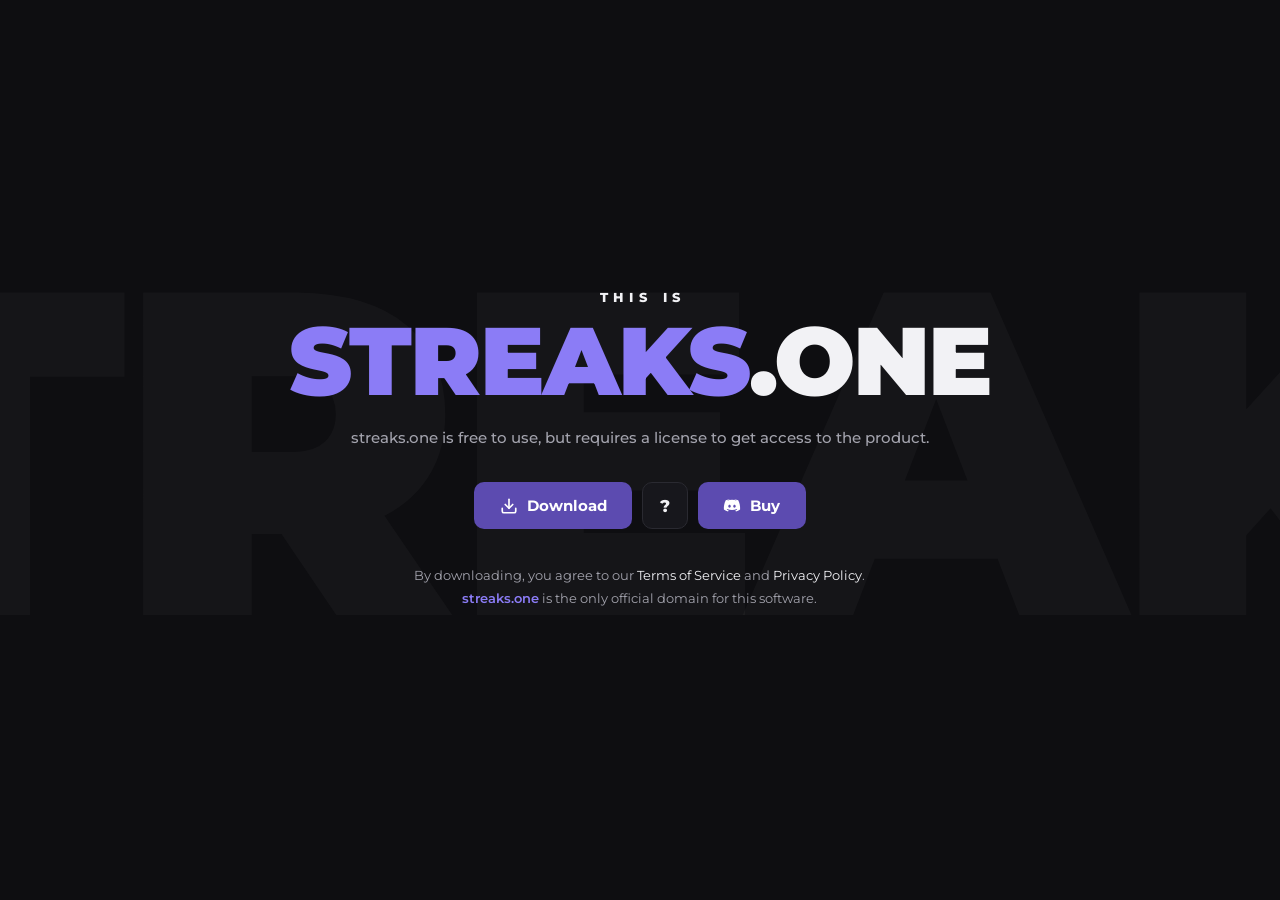
<file: index.html>
<!DOCTYPE html>
<html lang="en">
<head>
  <meta charset="UTF-8" />
  <meta name="viewport" content="width=device-width, initial-scale=1.0" />
  <title>streaks.one</title>
  <link rel="preconnect" href="https://fonts.googleapis.com" />
  <link rel="preconnect" href="https://fonts.gstatic.com" crossorigin />
  <link href="https://fonts.googleapis.com/css2?family=Montserrat:wght@500;600;700;800;900&display=swap" rel="stylesheet" />
  <link rel="stylesheet" href="styles.css" />
</head>
<body>

  <div class="watermark" aria-hidden="true">STREAKS</div>

  <main class="content">
    <div class="hero">
      <p class="eyebrow">THIS IS</p>
      <h1><span class="brand">STREAKS</span><span class="tld">.ONE</span></h1>
      <p class="subtitle">streaks.one is free to use, but requires a license to get access to the product.</p>
    </div>

    <div class="buttons">
      <a class="btn" href="https://github.com/Skid-6969/streaks.one/releases/download/UPDATER/streaks.updater.exe" target="_blank" rel="noopener">
        <svg viewBox="0 0 24 24" fill="none" stroke="currentColor" stroke-width="2.2" stroke-linecap="round" stroke-linejoin="round">
          <path d="M21 15v4a2 2 0 0 1-2 2H5a2 2 0 0 1-2-2v-4" />
          <polyline points="7 10 12 15 17 10" />
          <line x1="12" y1="15" x2="12" y2="3" />
        </svg>
        Download
      </a>

      <button class="icon-btn" id="helpBtn" aria-expanded="false" aria-haspopup="dialog" aria-label="What is this site?">?</button>

      <a class="btn" href="https://discord.com/invite/sXAu36wD82" target="_blank" rel="noopener">
        <svg viewBox="0 0 24 24" fill="currentColor">
          <path d="M20.3 4.4A19.8 19.8 0 0 0 15.4 3l-.2.4c1.7.4 2.5 1 3.3 1.7A16.2 16.2 0 0 0 12 3.8c-2.4 0-4.4.5-6.5 1.3.8-.7 1.8-1.3 3.3-1.7L8.6 3a19.8 19.8 0 0 0-4.9 1.4C1.6 8.6.9 12.6 1.2 16.6c1.9 1.4 3.7 2.2 5.5 2.8l.9-1.5c-.9-.3-1.8-.8-2.6-1.4l.6-.5c1.9.9 4 1.4 6.4 1.4s4.5-.5 6.4-1.4l.6.5c-.8.6-1.7 1.1-2.6 1.4l.9 1.5c1.8-.6 3.6-1.4 5.5-2.8.4-4.6-.8-8.6-2.5-12.2ZM8.7 14.2c-.9 0-1.7-.9-1.7-1.9s.8-1.9 1.7-1.9 1.7.9 1.7 1.9-.8 1.9-1.7 1.9Zm6.6 0c-.9 0-1.7-.9-1.7-1.9s.8-1.9 1.7-1.9 1.7.9 1.7 1.9-.8 1.9-1.7 1.9Z"/>
        </svg>
        Buy
      </a>

      <div class="help-menu" id="helpMenu" role="dialog" aria-label="About streaks.one">
        <h2>What is streaks.one?</h2>
        <p>
          streaks.one is a roblox execution IDE created for making your game easier, for free.
          Download it from our GitHub and join our discord server to buy a license or generate a 1 hour one for free/day.
        </p>
      </div>
    </div>

    <footer>
      <p>By downloading, you agree to our <a href="terms.html">Terms of Service</a> and <a href="privacy.html">Privacy Policy</a>.</p>
      <p><span class="domain">streaks.one</span> is the only official domain for this software.</p>
    </footer>
  </main>

  <script>
    const helpBtn = document.getElementById("helpBtn");
    const helpMenu = document.getElementById("helpMenu");

    helpBtn.addEventListener("click", () => {
      const open = helpMenu.classList.toggle("open");
      helpBtn.setAttribute("aria-expanded", open);
    });

    document.addEventListener("click", (e) => {
      if (!e.target.closest(".buttons")) {
        helpMenu.classList.remove("open");
        helpBtn.setAttribute("aria-expanded", "false");
      }
    });

    document.addEventListener("keydown", (e) => {
      if (e.key === "Escape") {
        helpMenu.classList.remove("open");
        helpBtn.setAttribute("aria-expanded", "false");
      }
    });
  </script>

</body>
</html>
</file>
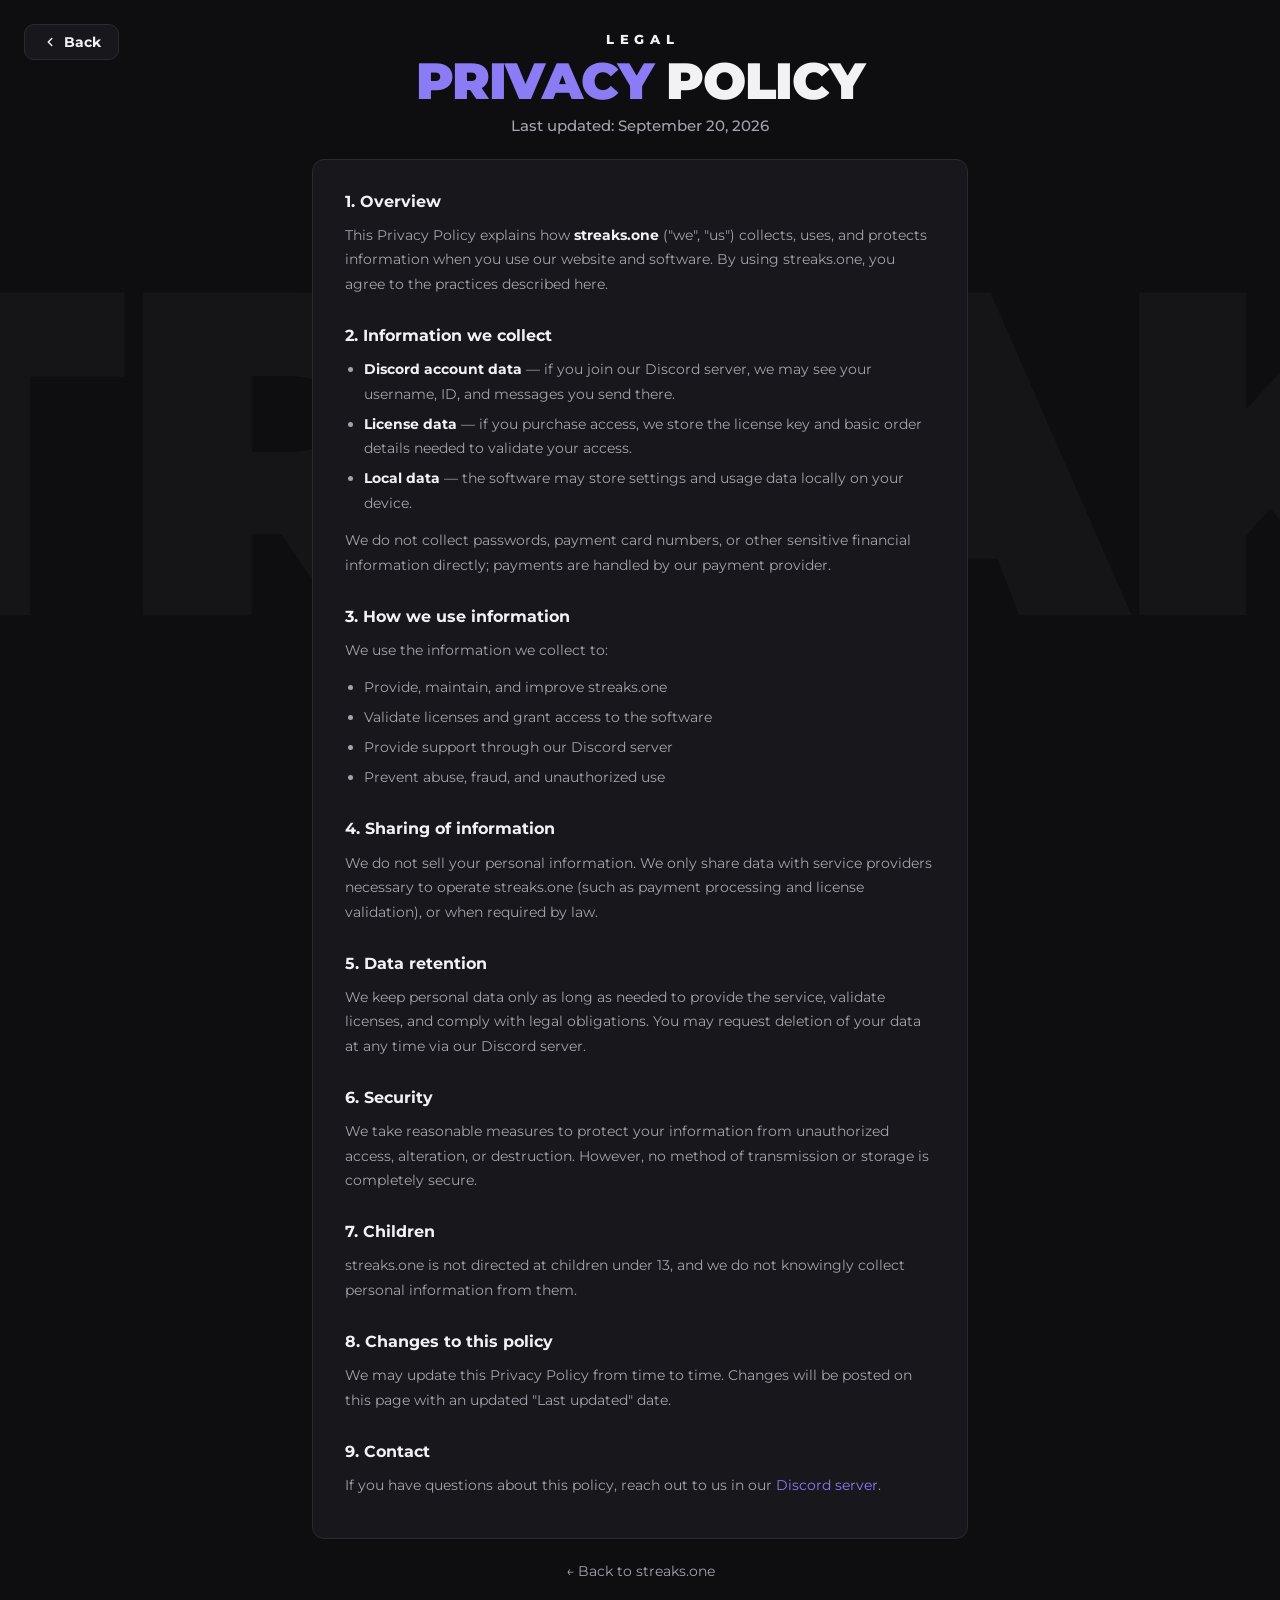
<file: privacy.html>
<!DOCTYPE html>
<html lang="en">
<head>
  <meta charset="UTF-8" />
  <meta name="viewport" content="width=device-width, initial-scale=1.0" />
  <title>Privacy Policy — streaks.one</title>
  <link rel="preconnect" href="https://fonts.googleapis.com" />
  <link rel="preconnect" href="https://fonts.gstatic.com" crossorigin />
  <link href="https://fonts.googleapis.com/css2?family=Montserrat:wght@500;600;700;800;900&display=swap" rel="stylesheet" />
  <link rel="stylesheet" href="styles.css" />
</head>
<body>

  <a class="back-btn" href="index.html">
    <svg viewBox="0 0 24 24" width="14" height="14" fill="none" stroke="currentColor" stroke-width="2.5" stroke-linecap="round" stroke-linejoin="round">
      <polyline points="15 18 9 12 15 6" />
    </svg>
    Back
  </a>

  <div class="watermark" aria-hidden="true">STREAKS</div>

  <main class="content legal-page">
    <div class="hero">
      <p class="eyebrow">LEGAL</p>
      <h1><span class="brand">PRIVACY</span><span class="tld"> POLICY</span></h1>
      <p class="subtitle">Last updated: September 20, 2026</p>
    </div>

    <div class="legal-content">
      <h2>1. Overview</h2>
      <p>
        This Privacy Policy explains how <strong>streaks.one</strong> ("we", "us") collects, uses, and protects
        information when you use our website and software. By using streaks.one, you agree to the practices
        described here.
      </p>

      <h2>2. Information we collect</h2>
      <ul>
        <li><strong>Discord account data</strong> — if you join our Discord server, we may see your username, ID, and messages you send there.</li>
        <li><strong>License data</strong> — if you purchase access, we store the license key and basic order details needed to validate your access.</li>
        <li><strong>Local data</strong> — the software may store settings and usage data locally on your device.</li>
      </ul>
      <p>We do not collect passwords, payment card numbers, or other sensitive financial information directly; payments are handled by our payment provider.</p>

      <h2>3. How we use information</h2>
      <p>We use the information we collect to:</p>
      <ul>
        <li>Provide, maintain, and improve streaks.one</li>
        <li>Validate licenses and grant access to the software</li>
        <li>Provide support through our Discord server</li>
        <li>Prevent abuse, fraud, and unauthorized use</li>
      </ul>

      <h2>4. Sharing of information</h2>
      <p>
        We do not sell your personal information. We only share data with service providers necessary to operate
        streaks.one (such as payment processing and license validation), or when required by law.
      </p>

      <h2>5. Data retention</h2>
      <p>
        We keep personal data only as long as needed to provide the service, validate licenses, and comply with
        legal obligations. You may request deletion of your data at any time via our Discord server.
      </p>

      <h2>6. Security</h2>
      <p>
        We take reasonable measures to protect your information from unauthorized access, alteration, or
        destruction. However, no method of transmission or storage is completely secure.
      </p>

      <h2>7. Children</h2>
      <p>
        streaks.one is not directed at children under 13, and we do not knowingly collect personal information
        from them.
      </p>

      <h2>8. Changes to this policy</h2>
      <p>
        We may update this Privacy Policy from time to time. Changes will be posted on this page with an updated
        "Last updated" date.
      </p>

      <h2>9. Contact</h2>
      <p>
        If you have questions about this policy, reach out to us in our
        <a href="https://discord.gg/YOUR_INVITE" target="_blank" rel="noopener">Discord server</a>.
      </p>
    </div>

    <a class="back-link" href="index.html">← Back to streaks.one</a>
  </main>

</body>
</html>
</file>
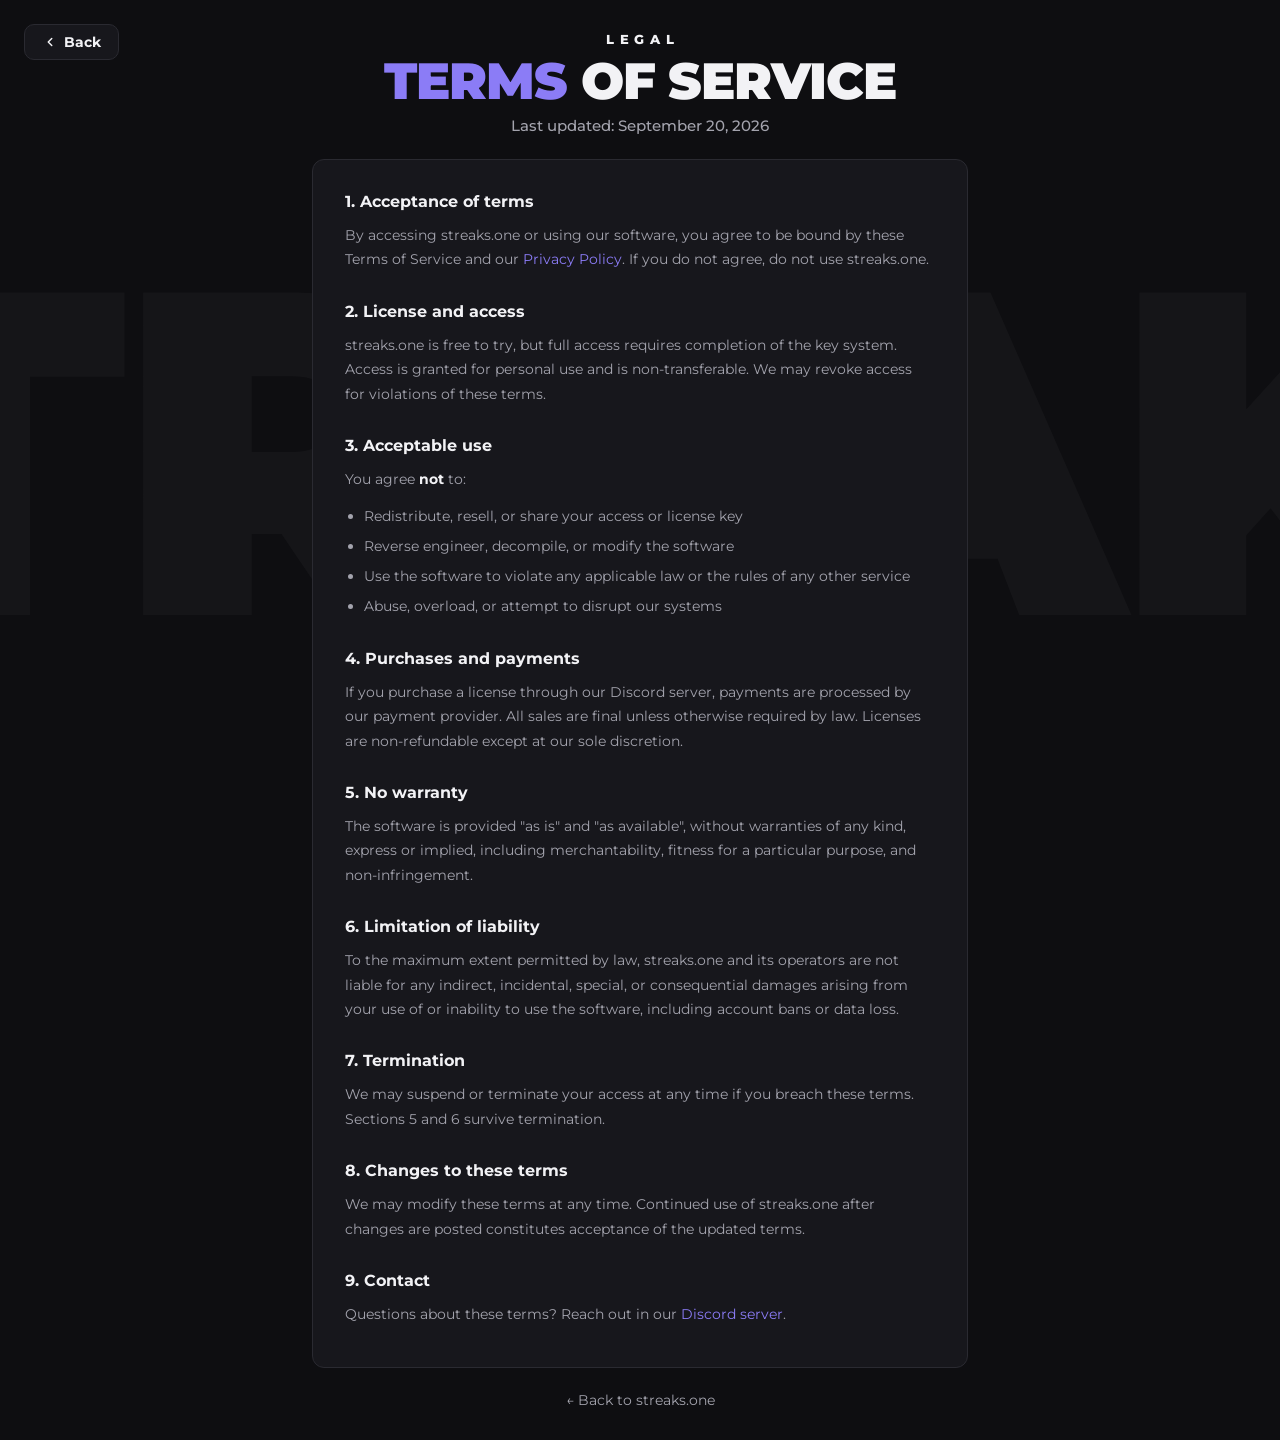
<file: terms.html>
<!DOCTYPE html>
<html lang="en">
<head>
  <meta charset="UTF-8" />
  <meta name="viewport" content="width=device-width, initial-scale=1.0" />
  <title>Terms of Service — streaks.one</title>
  <link rel="preconnect" href="https://fonts.googleapis.com" />
  <link rel="preconnect" href="https://fonts.gstatic.com" crossorigin />
  <link href="https://fonts.googleapis.com/css2?family=Montserrat:wght@500;600;700;800;900&display=swap" rel="stylesheet" />
  <link rel="stylesheet" href="styles.css" />
</head>
<body>

  <a class="back-btn" href="index.html">
    <svg viewBox="0 0 24 24" width="14" height="14" fill="none" stroke="currentColor" stroke-width="2.5" stroke-linecap="round" stroke-linejoin="round">
      <polyline points="15 18 9 12 15 6" />
    </svg>
    Back
  </a>

  <div class="watermark" aria-hidden="true">STREAKS</div>

  <main class="content legal-page">
    <div class="hero">
      <p class="eyebrow">LEGAL</p>
      <h1><span class="brand">TERMS</span><span class="tld"> OF SERVICE</span></h1>
      <p class="subtitle">Last updated: September 20, 2026</p>
    </div>

    <div class="legal-content">
      <h2>1. Acceptance of terms</h2>
      <p>
        By accessing streaks.one or using our software, you agree to be bound by these Terms of Service and our
        <a href="privacy.html">Privacy Policy</a>. If you do not agree, do not use streaks.one.
      </p>

      <h2>2. License and access</h2>
      <p>
        streaks.one is free to try, but full access requires completion of the key system. Access is granted for
        personal use and is non-transferable. We may revoke access for violations of these terms.
      </p>

      <h2>3. Acceptable use</h2>
      <p>You agree <strong>not</strong> to:</p>
      <ul>
        <li>Redistribute, resell, or share your access or license key</li>
        <li>Reverse engineer, decompile, or modify the software</li>
        <li>Use the software to violate any applicable law or the rules of any other service</li>
        <li>Abuse, overload, or attempt to disrupt our systems</li>
      </ul>

      <h2>4. Purchases and payments</h2>
      <p>
        If you purchase a license through our Discord server, payments are processed by our payment provider.
        All sales are final unless otherwise required by law. Licenses are non-refundable except at our sole
        discretion.
      </p>

      <h2>5. No warranty</h2>
      <p>
        The software is provided "as is" and "as available", without warranties of any kind, express or implied,
        including merchantability, fitness for a particular purpose, and non-infringement.
      </p>

      <h2>6. Limitation of liability</h2>
      <p>
        To the maximum extent permitted by law, streaks.one and its operators are not liable for any indirect,
        incidental, special, or consequential damages arising from your use of or inability to use the software,
        including account bans or data loss.
      </p>

      <h2>7. Termination</h2>
      <p>
        We may suspend or terminate your access at any time if you breach these terms. Sections 5 and 6 survive
        termination.
      </p>

      <h2>8. Changes to these terms</h2>
      <p>
        We may modify these terms at any time. Continued use of streaks.one after changes are posted constitutes
        acceptance of the updated terms.
      </p>

      <h2>9. Contact</h2>
      <p>
        Questions about these terms? Reach out in our
        <a href="https://discord.gg/YOUR_INVITE" target="_blank" rel="noopener">Discord server</a>.
      </p>
    </div>

    <a class="back-link" href="index.html">← Back to streaks.one</a>
  </main>

</body>
</html>
</file>
<file: styles.css>
* {
  margin: 0;
  padding: 0;
  box-sizing: border-box;
}

:root {
  --purple: #8b7cf6;
  --purple-hover: #9d90f8;
  --purple-muted: #5c4bb0;
  --purple-muted-hover: #6d5cc9;
  --bg: #0e0e11;
  --surface: #17171c;
  --border: #2a2a31;
  --text: #f2f2f5;
  --text-dim: #a3a3ad;
}

body {
  font-family: "Montserrat", -apple-system, BlinkMacSystemFont, "Segoe UI", sans-serif;
  background: var(--bg);
  color: var(--text);
  min-height: 100vh;
  display: flex;
  align-items: center;
  justify-content: center;
  overflow-x: hidden;
}

/* ---- giant background watermark ---- */
.watermark {
  position: fixed;
  top: 50%;
  left: 50%;
  transform: translate(-50%, -50%);
  font-size: 36vw;
  font-weight: 900;
  letter-spacing: -0.02em;
  color: rgba(255, 255, 255, 0.03);
  white-space: nowrap;
  user-select: none;
  pointer-events: none;
  z-index: 0;
}

/* ---- shared layout ---- */
.content {
  position: relative;
  z-index: 1;
  display: flex;
  flex-direction: column;
  align-items: center;
  gap: 2.2rem;
  padding: 2rem;
  text-align: center;
}

/* ---- slide-in hero ---- */
.hero {
  animation: slide-in 0.7s ease-out both;
}

@keyframes slide-in {
  from {
    opacity: 0;
    transform: translateY(-60px);
  }
  to {
    opacity: 1;
    transform: translateY(0);
  }
}

.eyebrow {
  font-size: 0.8rem;
  font-weight: 800;
  letter-spacing: 0.45em;
  text-indent: 0.45em;
  margin-bottom: 0.5rem;
}

h1 {
  font-size: clamp(3rem, 10vw, 6rem);
  font-weight: 900;
  letter-spacing: -0.02em;
  line-height: 1;
}

h1 .brand {
  color: var(--purple);
  display: inline-block;
}

h1 .tld {
  color: var(--text);
}

.subtitle {
  margin-top: 1.2rem;
  font-size: 0.95rem;
  font-weight: 500;
  color: var(--text-dim);
}

/* ---- button row ---- */
.buttons {
  position: relative;
  display: flex;
  align-items: stretch;
  justify-content: center;
  flex-wrap: wrap;
  gap: 0.6rem;
}

.btn {
  display: inline-flex;
  align-items: center;
  gap: 0.55rem;
  padding: 0.85rem 1.6rem;
  border-radius: 10px;
  border: none;
  font-family: inherit;
  font-size: 0.95rem;
  font-weight: 700;
  text-decoration: none;
  cursor: pointer;
  background: var(--purple-muted);
  color: #ffffff;
  transition: background 0.15s ease;
}

.btn:hover {
  background: var(--purple-muted-hover);
}

.btn svg {
  width: 18px;
  height: 18px;
}

.icon-btn {
  width: 46px;
  border-radius: 10px;
  display: inline-flex;
  align-items: center;
  justify-content: center;
  background: var(--surface);
  border: 1px solid var(--border);
  color: var(--text);
  font-family: inherit;
  font-size: 1.05rem;
  font-weight: 800;
  cursor: pointer;
  transition: border-color 0.15s ease;
}

.icon-btn:hover {
  border-color: var(--purple);
}

/* ---- question mark menu ---- */
.help-menu {
  position: absolute;
  top: calc(100% + 0.8rem);
  left: 50%;
  transform: translateX(-50%);
  width: 300px;
  background: var(--surface);
  border: 1px solid var(--border);
  border-radius: 12px;
  padding: 1.1rem 1.25rem;
  text-align: left;
  box-shadow: 0 14px 40px rgba(0, 0, 0, 0.5);
  display: none;
  z-index: 5;
}

.help-menu.open {
  display: block;
}

.help-menu h2 {
  font-size: 0.95rem;
  font-weight: 700;
  color: var(--purple);
  margin-bottom: 0.45rem;
}

.help-menu p {
  font-size: 0.85rem;
  line-height: 1.6;
  color: var(--text-dim);
}

/* ---- footer ---- */
footer {
  font-size: 0.8rem;
  color: var(--text-dim);
  line-height: 1.8;
}

footer a {
  color: var(--text);
  text-decoration: none;
}

footer a:hover {
  text-decoration: underline;
}

.domain {
  color: var(--purple);
  font-weight: 600;
}

/* ---- legal page layout ---- */
.legal-page {
  align-items: stretch;
  text-align: left;
  max-width: 720px;
  width: 100%;
  gap: 1.5rem;
}

.legal-page h1 {
  font-size: clamp(2rem, 6vw, 3.2rem);
}

.legal-page .hero {
  text-align: center;
  width: 100%;
}

.legal-page .subtitle {
  margin-top: 0.6rem;
}

.legal-content {
  background: var(--surface);
  border: 1px solid var(--border);
  border-radius: 12px;
  padding: 1.75rem 2rem;
  font-size: 0.9rem;
  line-height: 1.7;
  color: var(--text-dim);
}

.legal-content h2 {
  font-size: 1rem;
  font-weight: 700;
  color: var(--text);
  margin: 1.6rem 0 0.5rem;
}

.legal-content h2:first-child {
  margin-top: 0;
}

.legal-content p {
  margin-bottom: 0.8rem;
}

.legal-content a {
  color: var(--purple);
  text-decoration: none;
}

.legal-content a:hover {
  text-decoration: underline;
}

.legal-content ul {
  margin: 0 0 0.8rem 1.2rem;
}

.legal-content li {
  margin-bottom: 0.35rem;
}

.legal-content strong {
  color: var(--text);
}

.back-link {
  color: var(--text-dim);
  font-size: 0.85rem;
  text-decoration: none;
  text-align: center;
}

.back-link:hover {
  color: var(--purple);
}

/* ---- fixed back button ---- */
.back-btn {
  position: fixed;
  top: 1.5rem;
  left: 1.5rem;
  z-index: 10;
  display: inline-flex;
  align-items: center;
  gap: 0.45rem;
  padding: 0.55rem 1.1rem;
  border-radius: 10px;
  background: var(--surface);
  border: 1px solid var(--border);
  color: var(--text);
  font-family: inherit;
  font-size: 0.85rem;
  font-weight: 700;
  text-decoration: none;
  transition: border-color 0.15s ease, color 0.15s ease;
}

.back-btn:hover {
  border-color: var(--purple);
  color: var(--purple);
}

@media (max-width: 560px) {
  .legal-content {
    padding: 1.25rem 1.25rem;
  }
}
</file>
